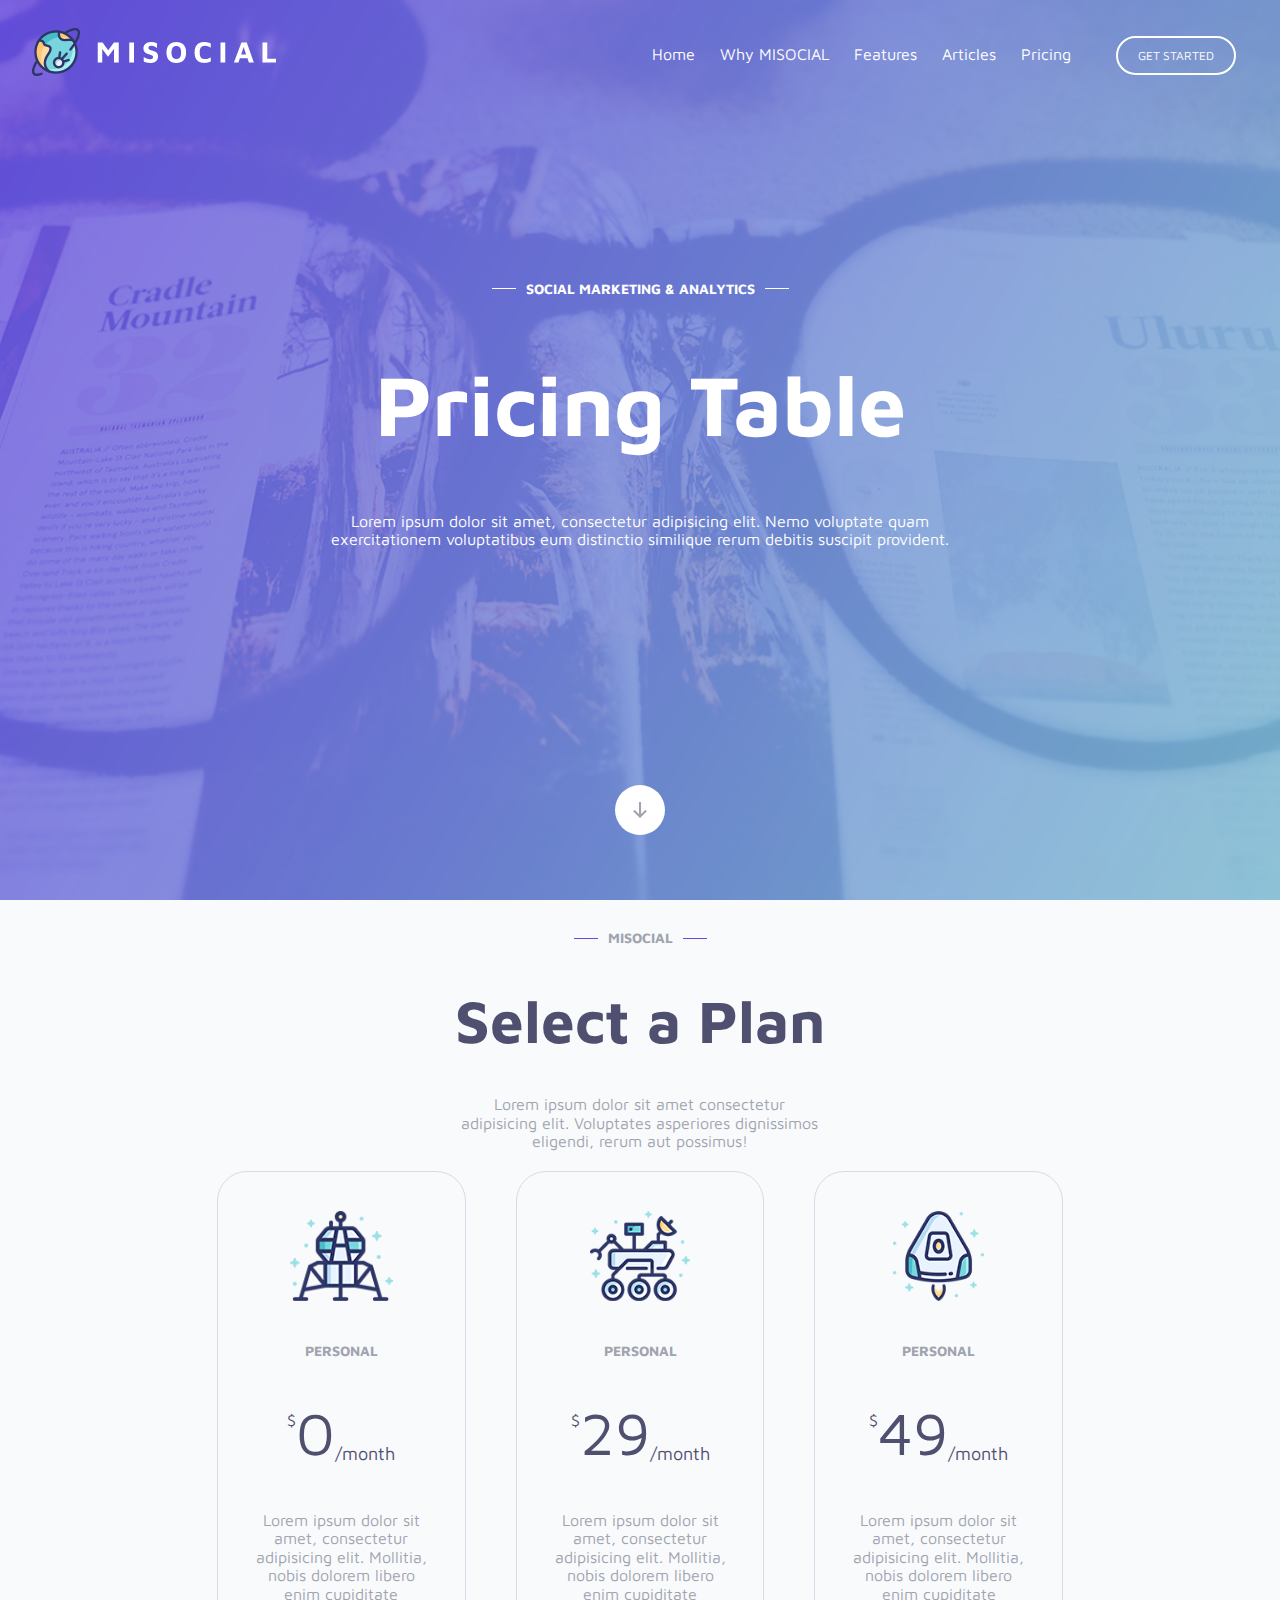
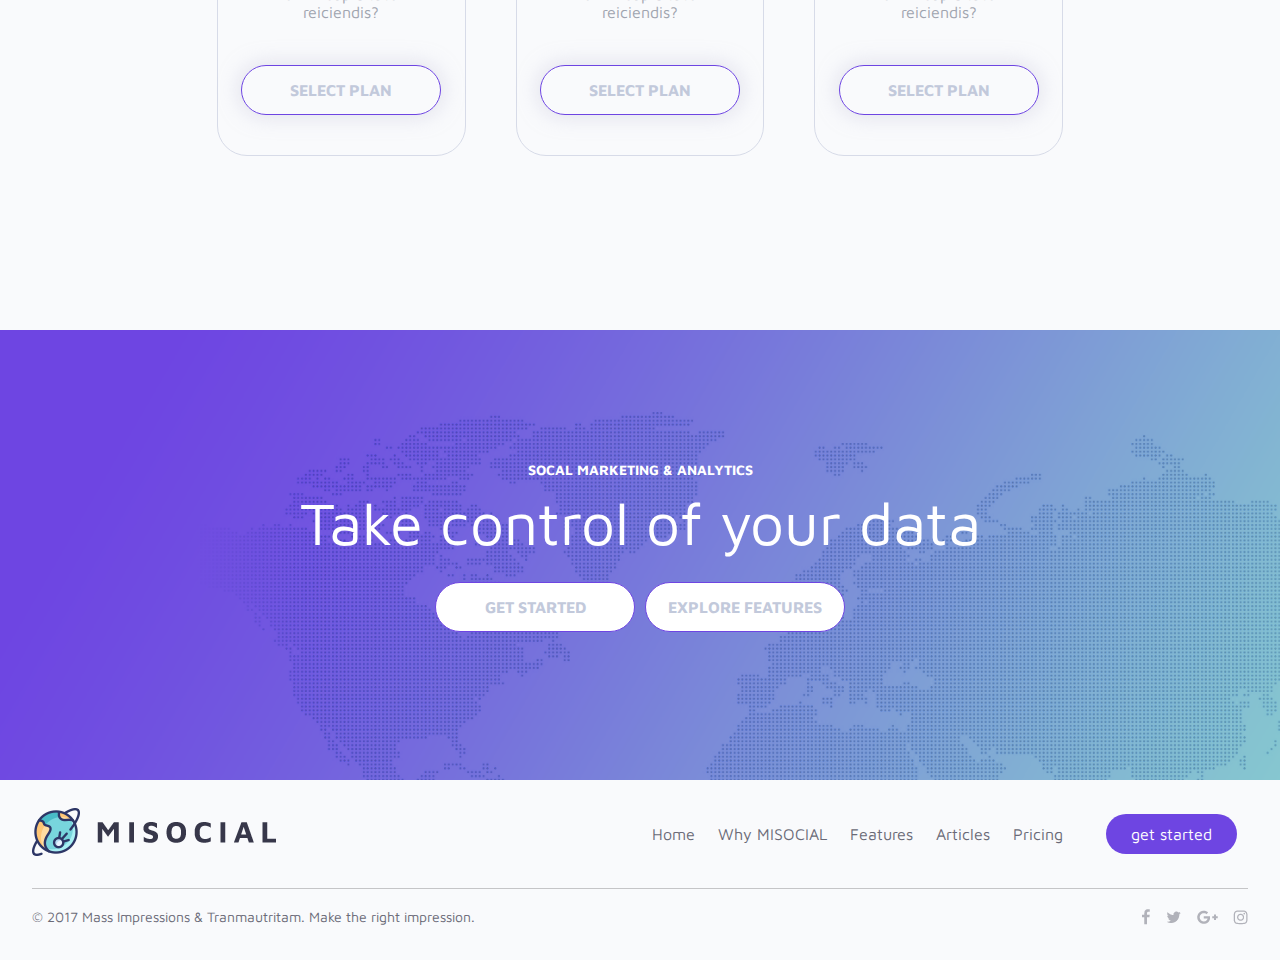
<file: index.html>
<!DOCTYPE html>
<html lang="en">
  <head>
    <meta charset="UTF-8" />
    <meta name="viewport" content="width=device-width, initial-scale=1.0" />
    <title>Pricing</title>
    <link
      href="https://stackpath.bootstrapcdn.com/font-awesome/4.7.0/css/font-awesome.min.css"
      rel="stylesheet"
      integrity="sha384-wvfXpqpZZVQGK6TAh5PVlGOfQNHSoD2xbE+QkPxCAFlNEevoEH3Sl0sibVcOQVnN"
      crossorigin="anonymous"
    />
    <link
      href="https://fonts.googleapis.com/css?family=Maven+Pro:400,500,700&display=swap"
      rel="stylesheet"
    />
    <link rel="stylesheet" href="css/normalize.css" />
    <link rel="stylesheet" href="css/style.css" />
    <link rel="stylesheet" href="css/media.css" />
  </head>

  <body>
    <!-- -----------header----------- -->
    <header class="page-header">
      <div class="wrapper">
        <div class="page-header__top">
          <div class="header">
            <div class="logo">
              <a href="#"><img src="img/header_logo.png" alt="logo" /></a>
            </div>
          </div>
          <div class="menu_btn"></div>
          <ul>
            <li><a href="#" class="menu-link">Home</a></li>
            <li><a href="#" class="menu-link">Why MISOCIAL</a></li>
            <li><a href="#" class="menu-link">Features</a></li>
            <li><a href="#" class="menu-link">Articles</a></li>
            <li><a href="#" class="menu-link">Pricing</a></li>
            <li>
              <a href="slader.html" class="menu-link get_started"
                >get started</a
              >
            </li>
          </ul>
        </div>
        <div class="page-header__center">
          <h3>SOCIAL MARKETING & ANALYTICS</h3>
          <h1>Pricing Table</h1>
          <p>
            Lorem ipsum dolor sit amet, consectetur adipisicing elit. Nemo
            voluptate quam exercitationem voluptatibus eum distinctio similique
            rerum debitis suscipit provident.
          </p>
        </div>
        <div class="page-header__bottom">
          <a href="#ricing-plane" class="button_down">
            <img src="img/header_button.png" alt="button"
          /></a>
        </div>
      </div>
    </header>
    <!-- -----------/header-----------  -->

    <!-- --------pricing-plane----------- -->
    <div class="pricing-plane" id="ricing-plane">
      <div class="wrapper">
        <div class="pricing-plane__text">
          <h3>MIsocial</h3>
          <h1>Select a Plan</h1>
          <p>
            Lorem ipsum dolor sit amet consectetur adipisicing elit. Voluptates
            asperiores dignissimos eligendi, rerum aut possimus!
          </p>
        </div>
        <div class="pricing-plane__table slider">
          <div class="plane-card">
            <div class="plane-card__img">
              <img src="img/pricing-plane_1.png" alt="plane1" />
            </div>
            <div class="plane-card__title">personal</div>
            <div class="plane-card__price"><sup>$</sup>0<sub>/month</sub></div>
            <div class="plane-card__text">
              Lorem ipsum dolor sit amet, consectetur adipisicing elit.
              Mollitia, nobis dolorem libero enim cupiditate reiciendis?
            </div>
            <div class="plane-card__btn"><a href="#">select plan</a></div>
          </div>
          <div class="plane-card">
            <div class="plane-card__img">
              <img src="img/pricing-plane_2.png" alt="plane2" />
            </div>
            <div class="plane-card__title">personal</div>
            <div class="plane-card__price"><sup>$</sup>29<sub>/month</sub></div>
            <div class="plane-card__text">
              Lorem ipsum dolor sit amet, consectetur adipisicing elit.
              Mollitia, nobis dolorem libero enim cupiditate reiciendis?
            </div>
            <div class="plane-card__btn"><a href="#">select plan</a></div>
          </div>
          <div class="plane-card">
            <div class="plane-card__img">
              <img src="img/pricing-plane_3.png" alt="plane3" />
            </div>
            <div class="plane-card__title">personal</div>
            <div class="plane-card__price"><sup>$</sup>49<sub>/month</sub></div>
            <div class="plane-card__text">
              Lorem ipsum dolor sit amet, consectetur adipisicing elit.
              Mollitia, nobis dolorem libero enim cupiditate reiciendis?
            </div>
            <div class="plane-card__btn"><a href="#">select plan</a></div>
          </div>
        </div>
      </div>
    </div>
    <!-- --------/pricing-plane-----------  -->

    <!-- --------contact-us----------- -->
    <div class="contact-us">
      <div class="wrapper">
        <h1>SOCAL MARKETING & ANALYTICS</h1>
        <p>Take control of your data</p>
        <div class="contact-us__link">
          <a href="#">get started</a>
          <a href="#">explore features</a>
        </div>
      </div>
    </div>
    <!-- --------/contact-us----------- -->

    <!-- --------page-footer----------- -->
    <footer class="page-footer">
      <header class="page-footer__header">
        <div class="logo">
          <a href="#"><img src="img/page-footer_logo.png" alt="logo" /></a>
        </div>
        <ul>
          <li><a href="#" class="menu-link">Home</a></li>
          <li><a href="#" class="menu-link">Why MISOCIAL</a></li>
          <li><a href="#" class="menu-link">Features</a></li>
          <li><a href="#" class="menu-link">Articles</a></li>
          <li><a href="#" class="menu-link">Pricing</a></li>
          <li><a href="#" class="menu-link get_started">get started</a></li>
        </ul>
      </header>
      <div class="sotial-link">
        <div class="sotial-link__coppiring">
          © 2017 Mass Impressions & Tranmautritam. Make the right impression.
        </div>
        <div class="sotial-link__lins">
          <img src="img/sotial-links.png" alt="sotial-link" />
        </div>
      </div>
    </footer>
    <!-- --------/page-footer----------- -->
  </body>
</html>
</file>
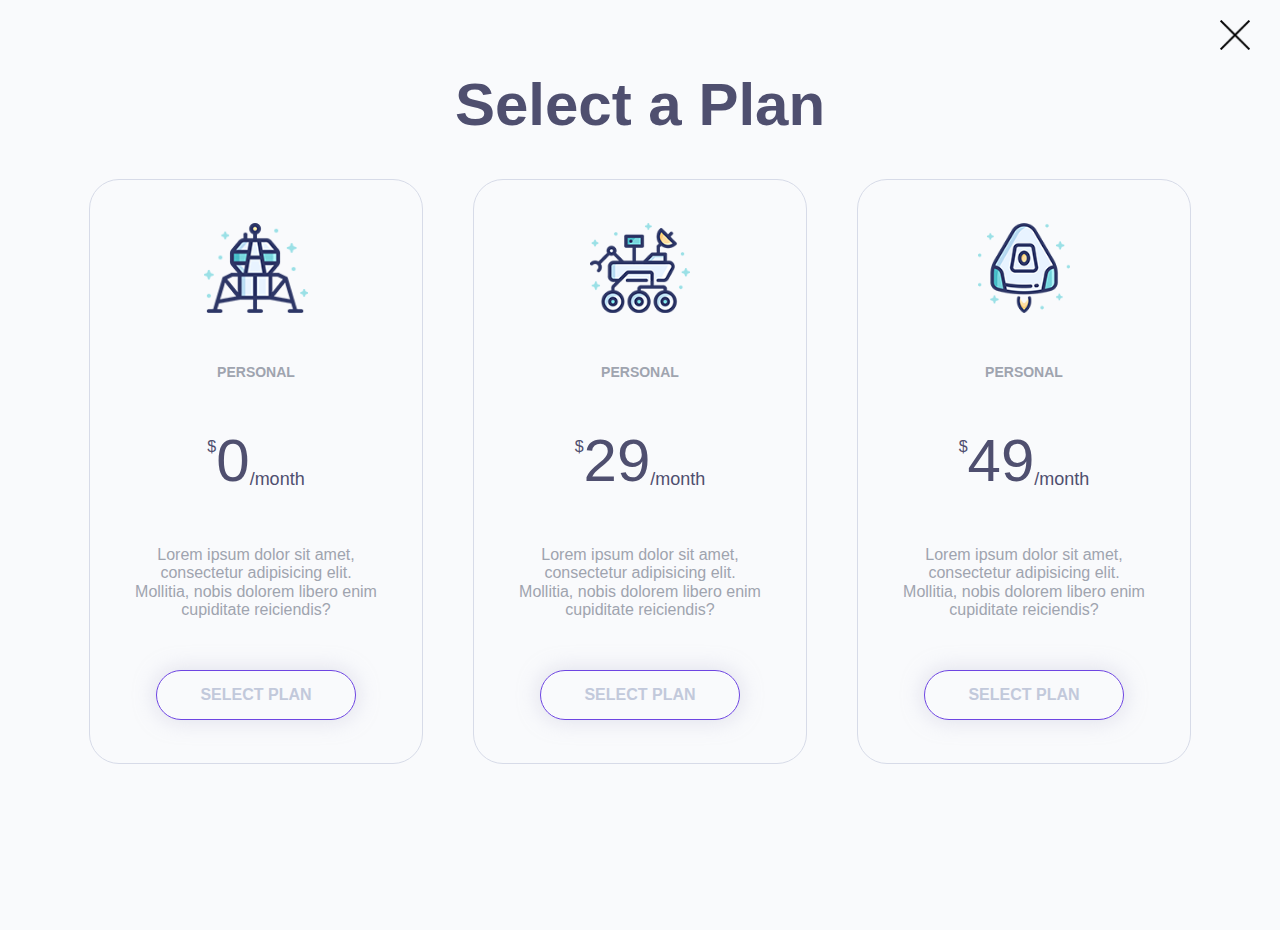
<file: slader.html>
<!DOCTYPE html>
<html lang="en">
  <head>
    <meta charset="UTF-8" />
    <meta name="viewport" content="width=device-width, initial-scale=1.0" />
    <title>Document</title>
    <link rel="stylesheet" href="css/normalize.css" />
    <link rel="stylesheet" href="css/style.css" />
  </head>
  <body>
    <div class="pricing-plane slider" id="ricing-plane">
      <div class="wrapper">
        <a href="index.html" class="close"></a>
        <div class="pricing-plane__text">
          <h1>Select a Plan</h1>
        </div>
        <div class="pricing-plane__table">
          <div class="plane-card slider_items first">
            <div class="plane-card__img">
              <img src="img/pricing-plane_1.png" alt="plane1" />
            </div>
            <div class="plane-card__title">personal</div>
            <div class="plane-card__price"><sup>$</sup>0<sub>/month</sub></div>
            <div class="plane-card__text">
              Lorem ipsum dolor sit amet, consectetur adipisicing elit.
              Mollitia, nobis dolorem libero enim cupiditate reiciendis?
            </div>
            <div class="plane-card__btn"><a href="#">select plan</a></div>
          </div>
          <div class="plane-card slider_items second">
            <div class="plane-card__img">
              <img src="img/pricing-plane_2.png" alt="plane2" />
            </div>
            <div class="plane-card__title">personal</div>
            <div class="plane-card__price"><sup>$</sup>29<sub>/month</sub></div>
            <div class="plane-card__text">
              Lorem ipsum dolor sit amet, consectetur adipisicing elit.
              Mollitia, nobis dolorem libero enim cupiditate reiciendis?
            </div>
            <div class="plane-card__btn"><a href="#">select plan</a></div>
          </div>
          <div class="plane-card slider_items thre">
            <div class="plane-card__img">
              <img src="img/pricing-plane_3.png" alt="plane3" />
            </div>
            <div class="plane-card__title">personal</div>
            <div class="plane-card__price"><sup>$</sup>49<sub>/month</sub></div>
            <div class="plane-card__text">
              Lorem ipsum dolor sit amet, consectetur adipisicing elit.
              Mollitia, nobis dolorem libero enim cupiditate reiciendis?
            </div>
            <div class="plane-card__btn"><a href="#">select plan</a></div>
          </div>
        </div>
      </div>
    </div>
  </body>
</html>
</file>
<file: css/style.css>
/* ----------------------
font-family: 'Maven Pro', sans-serif;
---------------------- */

* {
  box-sizing: border-box;
  margin: 0;
  padding: 0;
}
html {
  scroll-behavior: smooth;
}
body {
  font-family: "Maven Pro", sans-serif;
  font-size: 16px;
  background-color: #f9fafc;
}

a:link {
  color: #fff;
}
a:visited {
  color: #fff;
}
a:hover {
  color: #fff;
}
a:active {
  color: #fff;
}
/* --------header-----------  */

.page-header .wrapper {
  display: flex;
  flex-direction: column;
  justify-content: space-between;
  align-content: center;
  height: 100vh;
  min-height: 600px;
  background: url(../img/header_bacground.png) no-repeat center;
  background-size: cover;
}
.page-header .page-header__top {
  width: 95%;
  margin: 0 auto;
  display: flex;
  justify-content: space-between;
  align-items: center;
  height: 12vh;
}
.page-header ul {
  display: flex;
  width: 50%;
  justify-content: space-around;
  list-style: none;
  color: #ffffff;
}
.page-header a {
  text-decoration: none;
}

.page-header a:link {
  color: #fff;
}
.page-header a:visited {
  color: #fff;
}
.page-header .menu-link:hover {
  color: #fff;
  border-bottom: 2px solid #fff;
  transition: 0.1s;
}
.page-header a:active {
  color: #fff;
}
.page-header .get_started {
  text-transform: uppercase;
  font-size: 12px;
  padding: 10px 20px;
  border-radius: 30px;
  border: 2px solid #fff;
  margin-left: 20px;
}
.page-header .get_started:hover {
  box-shadow: 0px 0px 18.69px 2.31px rgb(204, 204, 223);
  transition: 0.1s;
}
.page-header .get_started:active {
  top: 1px;
  background-color: #ffffff3f;
  transition: 0.1s;
}

.page-header__center {
  margin: 0 auto;
  color: #fff;
  text-align: center;
  width: 50%;
}
.page-header__center h3 {
  font-size: 14px;
  font-weight: bold;
  display: inline-block;
}
.page-header__center h3::after {
  content: "";
  width: 24px;
  height: 1px;
  background-color: #fff;
  display: inline-block;
  vertical-align: middle;
  margin-left: 10px;
  position: relative;
  bottom: 2px;
}
.page-header__center h3::before {
  content: "";
  width: 24px;
  height: 1px;
  background-color: #fff;
  display: inline-block;
  vertical-align: middle;
  margin-right: 10px;
  position: relative;
  bottom: 2px;
}
.page-header__center h1 {
  font-weight: medium;
  font-size: 86px;
}
.page-header__center p {
  font-weight: 400;
  font-size: 16px;
}

.page-header__bottom {
  display: flex;
  justify-content: center;
  align-items: center;
  height: 20vh;
}
.button_down {
  display: flex;
  justify-content: center;
  align-items: center;
  width: 50px;
  height: 50px;
  border-radius: 50%;
  background-color: #ffffff;
}
.button_down:hover {
  box-shadow: 0px 0px 18.69px 2.31px rgb(204, 204, 223);
  transition: 0.1s;
}
.button_down:active {
  top: 1px;
  background-color: #8eb7d9;
  transition: 0.1s;
}

/* --------/header-----------  */

/* --------pricing-plane-----------  */

.pricing-plane {
  height: 100vh;
}
.pricing-plane .wrapper {
  display: flex;
  flex-direction: column;
  justify-content: space-around;
  text-align: center;
  width: 70%;
  margin: 30px auto;
}
.pricing-plane__text h3 {
  color: #9fa4af;
  font-size: 14px;
  font-weight: bold;
  text-transform: uppercase;
}
.pricing-plane__text h3::before {
  content: "";
  width: 24px;
  height: 1px;
  background-color: #6e45e2;
  display: inline-block;
  margin-right: 10px;
  position: relative;
  bottom: 4px;
}
.pricing-plane__text h3::after {
  content: "";
  width: 24px;
  height: 1px;
  background-color: #6e45e2;
  display: inline-block;
  margin-left: 10px;
  position: relative;
  bottom: 4px;
}

.pricing-plane h1 {
  color: #4f4f6f;
  font-size: 60px;
  font-weight: medium;
}
.pricing-plane p {
  color: #9fa4af;
  font-size: 16px;
  width: 40%;
  margin: 20px auto;
}
.pricing-plane__table {
  display: flex;
}
.plane-card {
  margin: 0 25px;
  padding: 20px 0;
  height: 65vh;
  border: 1px solid #d7dbe8;
  border-radius: 30px;
  display: flex;
  flex-direction: column;
  justify-content: space-around;
}
.plane-card:hover {
  border: none;
  background-color: rgb(255, 255, 255);
  box-shadow: 0px 0px 81.88px 10.12px rgba(204, 204, 223, 0.71);
}
.plane-card__img img {
  height: 10vh;
}
.plane-card__title {
  color: #9fa4af;
  font-size: 14px;
  font-weight: bold;
  text-transform: uppercase;
}
.plane-card__price {
  color: #4f4f6f;
  font-size: 60px;
}
.plane-card__price sup {
  font-size: 16px;
  vertical-align: super;
}
.plane-card__price sub {
  font-size: 18px;
}
.plane-card__text {
  color: #9fa4af;
  width: 75%;
  margin: 5px auto;
}
.plane-card__btn a,
.contact-us__link a {
  font-weight: bold;
  width: 200px;
  height: 50px;
  margin: 0 auto;
  border: 1px solid #6e45e2;
  color: #c2c9db;
  box-shadow: 0px 0px 18.69px 2.31px rgba(204, 204, 223, 0.5);
  border-radius: 50px;
  display: flex;
  justify-content: center;
  align-items: center;
  text-decoration: none;
  text-transform: uppercase;
}
.plane-card__btn a:hover,
.contact-us__link a:hover {
  box-shadow: none;
  color: #ffffff;
  background-color: #6e45e2;
}

/* ------------slaider--------------- */

.slider .wrapper {
  width: 90%;
}
.slider_items {
  flex-basis: 30%;
}
.slider_items:hover {
  flex-basis: 50%;
}
.first:hover {
  background-image: url(../img/slaider1.jpg);
}
.second:hover {
  background-image: url(../img/slaider2.jpg);
}
.thre:hover {
  background-image: url(../img/slaider3.jpg);
}
.pricing-plane .close {
  background-image: url(../img/close.png);
  background-size: cover;
  width: 30px;
  height: 30px;
  position: absolute;
  top: 20px;
  right: 30px;
}
/* ------------/slaider--------------- */

/* --------/pricing-plane-----------  */

/* -----------contact-us----------- */
.contact-us {
  background-image: url(../img/contact-us__background.png);
  background-size: cover;
  height: 50vh;
  color: #fff;
  text-align: center;
  margin-top: 100px;
  display: flex;
  flex-direction: column;
  justify-content: center;
}
.contact-us .wrapper {
  width: 80%;
  margin: 0 auto;
}
.contact-us h1 {
  font-size: 14px;
  font-weight: bold;
}
.contact-us p {
  font-size: 60px;
  font-weight: medium;
}
.contact-us__link {
  display: flex;
  justify-content: center;
}
.contact-us__link a {
  background-color: #fff;
  color: #c2c9db;
  box-shadow: none;
  margin: 25px 5px;
}
/* -----------/contact-us----------- */

/* -----------page-footer----------- */
.page-footer {
  margin: 0 auto;
  height: 20vh;
}
.page-footer__header {
  width: 95%;
  margin: 0 auto;
  display: flex;
  justify-content: space-between;
  align-items: center;
  height: 12vh;
}
.page-header .mobile_menu {
  display: none;
}
.page-footer__header ul {
  display: flex;
  width: 50%;
  justify-content: space-around;
  list-style: none;
}
.page-footer__header a {
  color: #6a6a77;
  text-decoration: none;
  font-size: 16px;
  font-weight: medium;
}
.page-footer__header .menu-link:hover {
  border-bottom: 2px solid #6a6a77;
  transition: 0.1s;
}
.page-footer__header .get_started {
  padding: 11px 25px;
  margin-left: 20px;
  border-radius: 50px;
  color: #fff;
  background-color: #6e45e2;
}
.page-footer__header .get_started:hover {
  box-shadow: 0px 0px 18.69px 2.31px rgba(111, 69, 226, 0.801);
  transition: 0.1s;
  border-bottom: none;
}
.page-footer__header .get_started:active {
  top: 1px;
  background-color: #4507f1;
  transition: 0.1s;
}

.sotial-link {
  border-top: 1px solid #aaaaaca8;
  width: 95%;
  margin: 0 auto;
}

.page-footer .sotial-link {
  display: flex;
  justify-content: space-between;
  align-content: center;
  color: #6a6a77;
  font-size: 14px;
  padding: 20px 0;
}

/* -----------/page-footer----------- */
</file>
<file: css/media.css>
@media (max-width: 1200px) {
  .page-header ul {
    width: 60%;
  }
  .page-footer__header ul {
    width: 60%;
  }
}

@media (max-width: 1000px) {
  .page-header ul {
    display: none;
  }
  .page-header .mobile_menu {
    display: flex;
  }
  .menu_btn {
    background: url(../img/menu-button.png) 0 50% / cover no-repeat;
    width: 50px;
    height: 50px;
    position: relative;
    top: 3px;
    right: 10px;
  }
  .menu_btn:hover {
    cursor: pointer;
    transition: 0.1s;
  }
}
</file>
